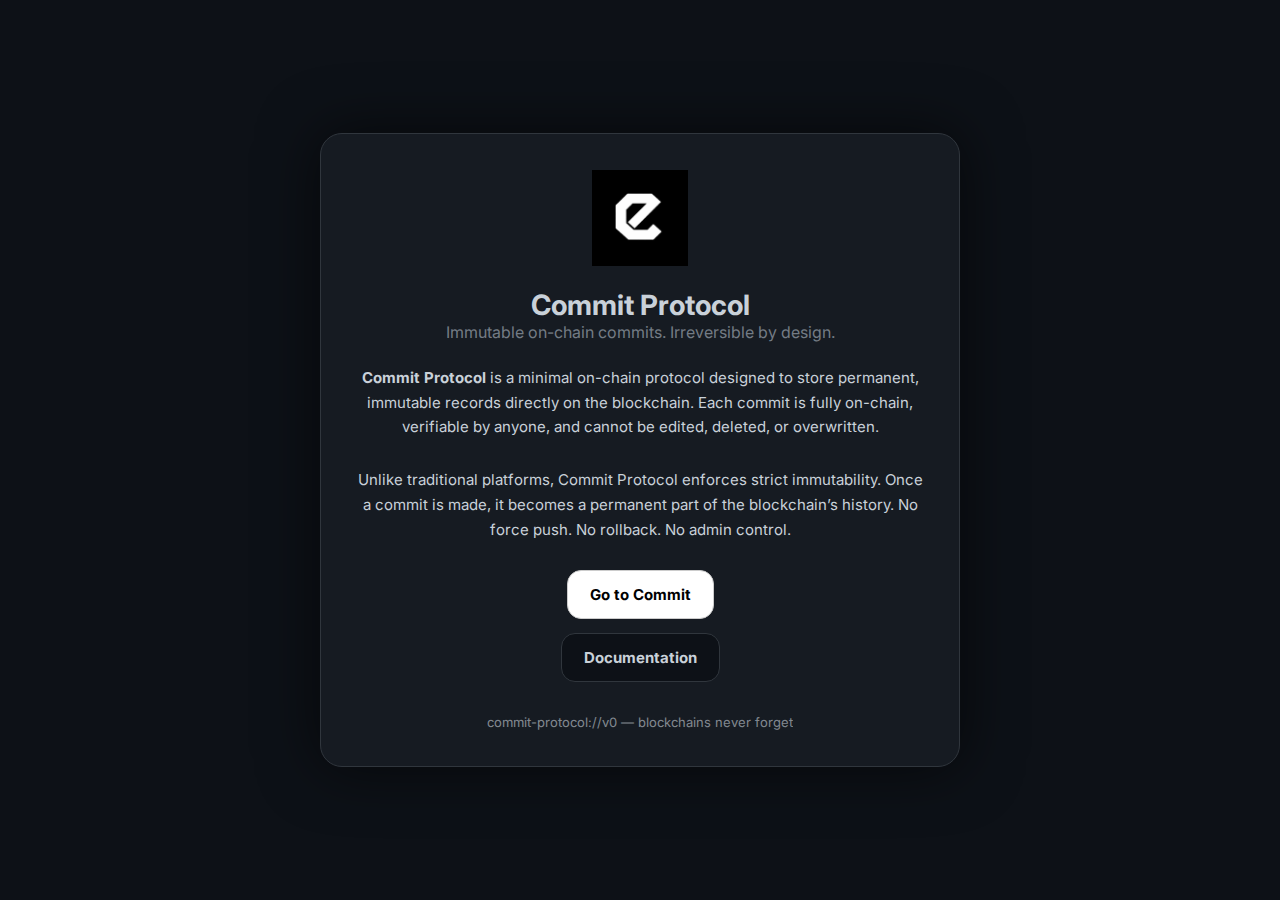
<file: index.html>
<!DOCTYPE html>
<html lang="en">
<head>
<meta charset="UTF-8">

<title>Commit Protocol - Immutable On-Chain Commits</title>
<meta name="description" content="Commit Protocol is an immutable on-chain protocol for permanent records. Create irreversible commits stored fully on-chain, verifiable forever.">
<meta name="keywords" content="Commit Protocol, on-chain commits, immutable protocol, NFT commits, blockchain records, Base blockchain, Web3 protocol">
<meta name="author" content="Commit Protocol">
<link rel="canonical" href="https://commit-protocol.xyz/">

<meta name="viewport" content="width=device-width, initial-scale=1.0">

<meta property="og:type" content="website">
<meta property="og:title" content="Commit Protocol — Immutable On-Chain Commits">
<meta property="og:description" content="Create irreversible on-chain commits. Fully immutable, verifiable, and permanently stored on the blockchain.">
<meta property="og:url" content="https://commit-protocol.xyz/">
<meta property="og:image" content="https://commit-protocol.xyz/og.png">
<meta property="og:site_name" content="Commit Protocol">

<meta name="twitter:card" content="summary_large_image">
<meta name="twitter:title" content="Commit Protocol — Immutable On-Chain Commits">
<meta name="twitter:description" content="Permanent on-chain records. No edits. No deletes. No force push.">
<meta name="twitter:image" content="https://commit-protocol.xyz/og.png">

<link href="https://fonts.googleapis.com/css2?family=Inter:wght@400;600;700&display=swap" rel="stylesheet">

<style>
* { box-sizing: border-box; }

body {
  margin:0;
  min-height:100vh;
  font-family:'Inter', system-ui;
  background:#0d1117;
  color:#c9d1d9;
  display:flex;
  align-items:center;
  justify-content:center;
  padding:24px;
}

main {
  width:100%;
  display:flex;
  justify-content:center;
}

.card {
  width:100%;
  max-width:640px;
  background:#161b22;
  border-radius:22px;
  padding:36px;
  border:1px solid #30363d;
  box-shadow:0 0 60px rgba(0,0,0,.6);
  text-align:center;
}

.logo {
  width:96px;
  margin-bottom:18px;
}

h1 {
  margin:0;
  font-size:28px;
}

.subtitle {
  font-size:16px;
  opacity:.8;
  margin-bottom:24px;
  color:#8b949e;
}

section {
  margin-bottom:28px;
}

p {
  font-size:15px;
  line-height:1.65;
  color:#c9d1d9;
}

.buttons {
  display:flex;
  flex-direction:column;
  gap:14px;
  justify-content:center;
  align-items:center;
}

a.button-link {
  display:inline-flex;
  justify-content:center;
  align-items:center;
  padding:14px 22px;
  border-radius:14px;
  border:1px solid #ccc;
  background:#ffffff;
  color:#000;
  font-weight:700;
  cursor:pointer;
  font-size:15px;
  text-decoration:none;
}

a.button-link.secondary {
  background:#0d1117;
  color:#c9d1d9;
  border:1px solid #30363d;
}

a.button-link:focus,
a.button-link:focus-visible {
  outline:none;
}

footer {
  margin-top:32px;
  font-size:13px;
  opacity:.6;
}
</style>
</head>

<body>

<main>
  <article class="card">

    <header>
      <img src="logo.png" class="logo" alt="Commit Protocol Logo">
      <h1>Commit Protocol</h1>
      <div class="subtitle">Immutable on-chain commits. Irreversible by design.</div>
    </header>

    <section>
      <p>
        <strong>Commit Protocol</strong> is a minimal on-chain protocol designed to
        store permanent, immutable records directly on the blockchain.
        Each commit is fully on-chain, verifiable by anyone, and cannot be edited,
        deleted, or overwritten.
      </p>
    </section>

    <section>
      <p>
        Unlike traditional platforms, Commit Protocol enforces strict immutability.
        Once a commit is made, it becomes a permanent part of the blockchain’s history.
        No force push. No rollback. No admin control.
      </p>
    </section>

    <nav class="buttons" aria-label="Navigation buttons">
      <a href="commit.html" class="button-link">Go to Commit</a>
      <a href="docs.html" class="button-link secondary">Documentation</a>
    </nav>

    <footer>
      commit-protocol://v0 — blockchains never forget
    </footer>

  </article>
</main>

</body>
</html>
</file>
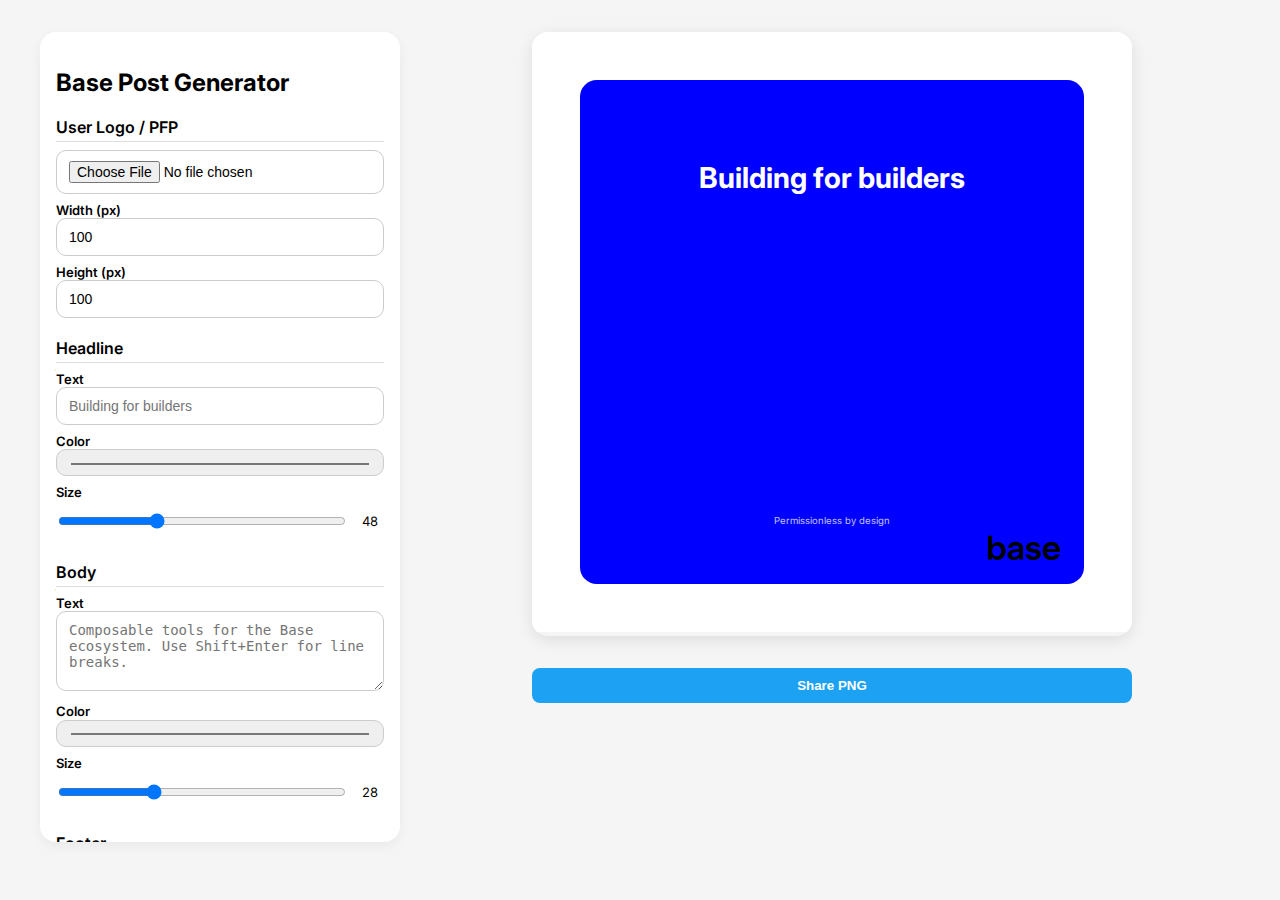
<file: basepostbuilder.html>
<!DOCTYPE html>
<html lang="en">
<head>
<meta charset="UTF-8">
<title>Base Post Generator - Pixel Perfect</title>
<meta name="viewport" content="width=device-width, initial-scale=1.0">

<link href="https://fonts.googleapis.com/css2?family=Inter:wght@400;600;700&family=IBM+Plex+Sans:wght@400;600&family=Space+Grotesk:wght@400;600&family=DM+Sans:wght@400;600&display=swap" rel="stylesheet">

<style>
* { box-sizing: border-box; }

body {
  margin: 0;
  font-family: Inter, system-ui, sans-serif;
  background: #f5f5f5;
  padding: 32px;
  display: flex;
  justify-content: center;
}

main {
  display: flex;
  gap: 24px;
  flex-wrap: wrap;
  width: 100%;
  max-width: 1200px;
}

.panel {
  flex: 0 0 360px;
  background: #fff;
  border-radius: 16px;
  padding: 16px;
  box-shadow: 0 4px 12px rgba(0,0,0,0.05);
  max-height: 90vh;
  overflow-y: auto;
}

.section { margin-bottom: 20px; }
.section h3 {
  margin-top: 0;
  font-size: 16px;
  font-weight: 600;
  border-bottom: 1px solid #ddd;
  padding-bottom: 4px;
  margin-bottom: 8px;
}

label { font-size: 13px; font-weight: 600; display: block; margin-top: 8px; }

input, textarea, select { width: 100%; padding: 10px 12px; border-radius: 10px; border: 1px solid #ccc; font-size: 14px; }
textarea { min-height: 80px; }

.selector { display: grid; grid-template-columns: repeat(3, 1fr); gap: 8px; margin-top: 8px; }
.selector img {
  width: 100%;
  border-radius: 8px;
  border: 2px solid transparent;
  cursor: pointer;
  transition: all 0.2s;
}
.selector img:hover { transform: scale(1.05); }
.selector img.selected { border-color: #1da1f2; box-shadow: 0 0 8px rgba(29,161,242,0.5); }

.preview-wrapper {
  flex: 1 1 600px;
  display: flex;
  flex-direction: column;
  align-items: center;
}

.card { width: 100%; max-width: 600px; height: auto; margin-bottom: 16px; border-radius: 16px; overflow: hidden; box-shadow: 0 4px 16px rgba(0,0,0,0.1); }

button {
  padding: 10px 16px;
  background: #1da1f2;
  color: #fff;
  border: none;
  border-radius: 8px;
  cursor: pointer;
  font-weight: 600;
  width: 100%;
  margin-top: 8px;
  transition: 0.2s;
}
button:hover { opacity: 0.9; }

.slider-wrapper { display: flex; align-items: center; gap: 8px; }
.slider-wrapper span { width: 32px; text-align: center; font-size: 13px; }
</style>
</head>

<body>
<main>

<!-- PAINEL -->
<section class="panel">
  <h2>Base Post Generator</h2>

  <div class="section">
    <h3>User Logo / PFP</h3>
    <input type="file" id="userLogoInput" accept="image/*">
    <label>Width (px)</label>
    <input type="number" id="userLogoWidth" value="100" min="20" max="300">
    <label>Height (px)</label>
    <input type="number" id="userLogoHeight" value="100" min="20" max="300">
  </div>

  <div class="section">
    <h3>Headline</h3>
    <label>Text</label>
    <input id="headline" placeholder="Building for builders">
    <label>Color</label>
    <input type="color" id="headlineColor" value="#ffffff">
    <label>Size</label>
    <div class="slider-wrapper">
      <input type="range" id="headlineSize" min="24" max="100" value="48">
      <span id="headlineSizeValue">48</span>
    </div>
  </div>

  <div class="section">
    <h3>Body</h3>
    <label>Text</label>
    <textarea id="body" placeholder="Composable tools for the Base ecosystem. Use Shift+Enter for line breaks."></textarea>
    <label>Color</label>
    <input type="color" id="bodyColor" value="#ffffff">
    <label>Size</label>
    <div class="slider-wrapper">
      <input type="range" id="bodySize" min="14" max="60" value="28">
      <span id="bodySizeValue">28</span>
    </div>
  </div>

  <div class="section">
    <h3>Footer</h3>
    <input id="footer" placeholder="Permissionless by design">
    <label>Color</label>
    <input type="color" id="footerColor" value="#ffffff">
    <label>Size</label>
    <div class="slider-wrapper">
      <input type="range" id="footerSize" min="10" max="40" value="16">
      <span id="footerSizeValue">16</span>
    </div>
  </div>

  <div class="section">
    <h3>Fonts</h3>
    <label>Headline Font</label>
    <select id="headlineFont">
      <option value="Inter">Inter</option>
      <option value="'IBM Plex Sans'">IBM Plex Sans</option>
      <option value="'Space Grotesk'">Space Grotesk</option>
      <option value="'DM Sans'">DM Sans</option>
      <option value="system-ui">System UI</option>
    </select>
    <label>Body Font</label>
    <select id="bodyFont">
      <option value="Inter">Inter</option>
      <option value="'IBM Plex Sans'">IBM Plex Sans</option>
      <option value="'Space Grotesk'">Space Grotesk</option>
      <option value="'DM Sans'">DM Sans</option>
      <option value="system-ui">System UI</option>
    </select>
  </div>

  <div class="section">
    <h3>Template</h3>
    <div class="selector" id="templateSelector"></div>
  </div>

  <div class="section">
    <h3>Logo</h3>
    <div class="selector" id="logoSelector"></div>
    <label>Logo Position</label>
    <select id="logoPosition">
      <option value="bottom-right">Bottom Right</option>
      <option value="bottom-left">Bottom Left</option>
      <option value="bottom-center">Bottom Center</option>
    </select>
  </div>
</section>

<!-- PREVIEW -->
<section class="preview-wrapper">
  <div class="card">
    <svg id="svgCard" viewBox="0 0 1000 1000" preserveAspectRatio="xMidYMid slice">
      <rect x="0" y="0" width="1000" height="1000" fill="#fff"/>
      <image id="svgTemplate" href="assets/templates/blue.svg" x="0" y="0" width="1000" height="1000"/>
      <image id="svgUserLogo" x="450" y="100" width="100" height="100" href="" />
      <text id="svgHeadline" x="500" y="260" text-anchor="middle" font-size="48" font-weight="700" fill="#fff" font-family="Inter">Building for builders</text>
      <text id="svgBody" x="500" y="330" text-anchor="middle" font-size="28" fill="#fff" font-family="Inter, system-ui"></text>
      <text id="svgFooter" x="500" y="820" text-anchor="middle" font-size="16" fill="#fff" opacity="0.75" font-family="Inter">Permissionless by design</text>
      <image id="svgLogo" x="720" y="780" width="160" height="160"/>
    </svg>
  </div>

  <button id="sharePNG" style="max-width:600px; margin-top:16px;">Share PNG</button>
</section>

<script>
// CONFIG
const templates = [
  "assets/templates/blue.svg",
  "assets/templates/black.svg",
  "assets/templates/blackandblue.svg",
  "assets/templates/blackandwhite.svg"
];
const templateTextColors = {
  "assets/templates/blue.svg":"#ffffff",
  "assets/templates/black.svg":"#ffffff",
  "assets/templates/blackandblue.svg":"#ffffff",
  "assets/templates/blackandwhite.svg":"#000000"
};
const logos = [
  "assets/logos/Base_blue.svg",
  "assets/logos/Base_black.svg",
  "assets/logos/Base_white.svg",
  "assets/logos/Base_blue2.svg",
  "assets/logos/Base_black2.svg",
  "assets/logos/Base_white2.svg",
];
const logoPositions = {
  "bottom-right": { x: 720, y: 780 },
  "bottom-left": { x: 120, y: 780 },
  "bottom-center": { x: 420, y: 780 },
};

// ELEMENTS
const svgHeadline = document.getElementById("svgHeadline");
const svgBody = document.getElementById("svgBody");
const svgFooter = document.getElementById("svgFooter");
const svgLogo = document.getElementById("svgLogo");
const svgTemplate = document.getElementById("svgTemplate");
const svgCard = document.getElementById("svgCard");
const userLogoInput = document.getElementById("userLogoInput");
const svgUserLogo = document.getElementById("svgUserLogo");
const userLogoWidth = document.getElementById("userLogoWidth");
const userLogoHeight = document.getElementById("userLogoHeight");

// UPLOAD USER LOGO
userLogoInput.onchange = e => {
  const file = e.target.files[0];
  if(!file) return;
  const reader = new FileReader();
  reader.onload = () => {
    svgUserLogo.setAttribute("href", reader.result);
    svgUserLogo.setAttribute("x", 500 - parseFloat(svgUserLogo.getAttribute("width"))/2);
  };
  reader.readAsDataURL(file);
};
userLogoWidth.oninput = e => {
  svgUserLogo.setAttribute("width", e.target.value);
  svgUserLogo.setAttribute("x", 500 - parseFloat(svgUserLogo.getAttribute("width"))/2);
};
userLogoHeight.oninput = e => svgUserLogo.setAttribute("height", e.target.value);

// INIT TEMPLATES
const templateSelector = document.getElementById("templateSelector");
templates.forEach((src,i)=>{
  const img = document.createElement("img");
  img.src = src;
  img.onclick = ()=>{
    svgTemplate.setAttribute("href", src);
    selectItem(templateSelector, img);
    applyTemplateTextColor(src);
  };
  if(i===0) img.classList.add("selected");
  templateSelector.appendChild(img);
});

// INIT LOGOS
const logoSelector = document.getElementById("logoSelector");
logos.forEach((src,i)=>{
  const img=document.createElement("img");
  img.src=src;
  img.onclick=()=>{
    svgLogo.setAttribute("href",src);
    selectItem(logoSelector,img);
  };
  if(i===0){svgLogo.setAttribute("href",src); img.classList.add("selected");}
  logoSelector.appendChild(img);
});

// LOGO POSITION
const logoPositionSelect = document.getElementById("logoPosition");
logoPositionSelect.onchange = e=>{
  const p = logoPositions[e.target.value];
  svgLogo.setAttribute("x", p.x);
  svgLogo.setAttribute("y", p.y);
};
logoPositionSelect.value="bottom-right";
svgLogo.setAttribute("x", 720);
svgLogo.setAttribute("y", 780);

// AUX FUNCTIONS
function selectItem(container, el){
  [...container.children].forEach(i=>i.classList.remove("selected"));
  el.classList.add("selected");
}
function applyTemplateTextColor(templateSrc){
  const color = templateTextColors[templateSrc] || "#ffffff";
  svgHeadline.setAttribute("fill", color);
  svgFooter.setAttribute("fill", color);
  [...svgBody.querySelectorAll("tspan")].forEach(tspan=>tspan.setAttribute("fill",color));
  document.getElementById("headlineColor").value = color;
  document.getElementById("bodyColor").value = color;
  document.getElementById("footerColor").value = color;
}

// INPUTS
document.getElementById("headline").oninput = e => svgHeadline.textContent = e.target.value;
document.getElementById("body").oninput = e=>{
  const lines = e.target.value.split("\n");
  svgBody.innerHTML = "";
  const color = document.getElementById("bodyColor").value;
  const fontSize = parseInt(document.getElementById("bodySize").value);
  const fontFamily = document.getElementById("bodyFont").value;
  lines.forEach((line,i)=>{
    const tspan = document.createElementNS("http://www.w3.org/2000/svg","tspan");
    tspan.setAttribute("x","500");
    tspan.setAttribute("dy", i===0?"0":fontSize*1);
    tspan.setAttribute("fill", color);
    tspan.setAttribute("font-size", fontSize);
    tspan.setAttribute("font-family", fontFamily);
    tspan.textContent = line;
    svgBody.appendChild(tspan);
  });
};
document.getElementById("footer").oninput = e=> svgFooter.textContent = e.target.value;
document.getElementById("headlineFont").onchange = e => svgHeadline.setAttribute("font-family", e.target.value);
document.getElementById("bodyFont").onchange = e => [...svgBody.querySelectorAll("tspan")].forEach(tspan=>tspan.setAttribute("font-family", e.target.value));
document.getElementById("headlineColor").oninput = e => svgHeadline.setAttribute("fill", e.target.value);
document.getElementById("bodyColor").oninput = e => [...svgBody.querySelectorAll("tspan")].forEach(tspan=>tspan.setAttribute("fill", e.target.value));
document.getElementById("footerColor").oninput = e => svgFooter.setAttribute("fill", e.target.value);
document.getElementById("headlineSize").oninput = e => { svgHeadline.setAttribute("font-size", e.target.value); document.getElementById("headlineSizeValue").textContent = e.target.value; };
document.getElementById("bodySize").oninput = e => { [...svgBody.querySelectorAll("tspan")].forEach(tspan=>tspan.setAttribute("font-size", e.target.value)); document.getElementById("bodySizeValue").textContent = e.target.value; };
document.getElementById("footerSize").oninput = e => { svgFooter.setAttribute("font-size", e.target.value); document.getElementById("footerSizeValue").textContent = e.target.value; };

async function inlineSvgImages(svg) {
  const images = svg.querySelectorAll("image");

  for (const img of images) {
    const href = img.getAttribute("href") || img.getAttributeNS("http://www.w3.org/1999/xlink", "href");
    if (!href || href.startsWith("data:")) continue;

    const res = await fetch(href);
    const blob = await res.blob();

    const reader = new FileReader();
    const dataUrl = await new Promise(resolve => {
      reader.onload = () => resolve(reader.result);
      reader.readAsDataURL(blob);
    });

    img.setAttribute("href", dataUrl);
  }
}
  
// SHARE PNG
document.getElementById("sharePNG").onclick = async () => {
  try {
    // 1. Inline imagens (templates + logos)
    await inlineSvgImages(svgCard);

    // 2. Serializa SVG
    const serializer = new XMLSerializer();
    const svgStr = serializer.serializeToString(svgCard);

    // 3. Cria imagem a partir do SVG
    const svgBlob = new Blob([svgStr], {
      type: "image/svg+xml;charset=utf-8"
    });
    const url = URL.createObjectURL(svgBlob);

    const img = new Image();
    img.crossOrigin = "anonymous";

    img.onload = () => {
      // 4. Canvas
      const canvas = document.createElement("canvas");
      canvas.width = 1000;
      canvas.height = 1000;

      const ctx = canvas.getContext("2d");

      // fundo branco (mantém o template visível)
      ctx.fillStyle = "#ffffff";
      ctx.fillRect(0, 0, canvas.width, canvas.height);

      ctx.drawImage(img, 0, 0);

      URL.revokeObjectURL(url);

      // 5. Abre nova aba com PNG
      const pngUrl = canvas.toDataURL("image/png");

      const win = window.open();
      if (!win) {
        alert("Popup bloqueado pelo navegador");
        return;
      }

      win.document.write(`
        <html>
          <head><title>Export PNG</title></head>
          <body style="margin:0; background:#f5f5f5; text-align:center;">
            <p style="font-family:sans-serif; padding:16px;">
              Clique com o botão direito e escolha <b>Salvar imagem como…</b>
            </p>
            <img src="${pngUrl}" style="max-width:95%; height:auto;" />
          </body>
        </html>
      `);
    };

    img.onerror = e => {
      console.error("Erro ao carregar SVG", e);
      alert("Erro ao gerar PNG");
    };

    img.src = url;
  } catch (err) {
    console.error("Erro ao gerar PNG:", err);
    alert("Erro ao gerar PNG — veja o console");
  }
};

// DRAG USER LOGO
let isDragging=false, offsetY=0;
svgUserLogo.addEventListener("mousedown", e=>{
  isDragging=true;
  offsetY = e.clientY - parseFloat(svgUserLogo.getAttribute("y"));
  svgUserLogo.style.cursor = "grabbing";
});
window.addEventListener("mousemove", e=>{
  if(!isDragging) return;
  let newY = e.clientY - offsetY;
  if(newY<0) newY=0;
  if(newY>900)newY=900;
  svgUserLogo.setAttribute("y", newY);
  svgUserLogo.setAttribute("x", 500 - parseFloat(svgUserLogo.getAttribute("width"))/2);
});
window.addEventListener("mouseup", ()=>{ isDragging=false; svgUserLogo.style.cursor="grab"; });
</script>
</body>
</html>
</file>
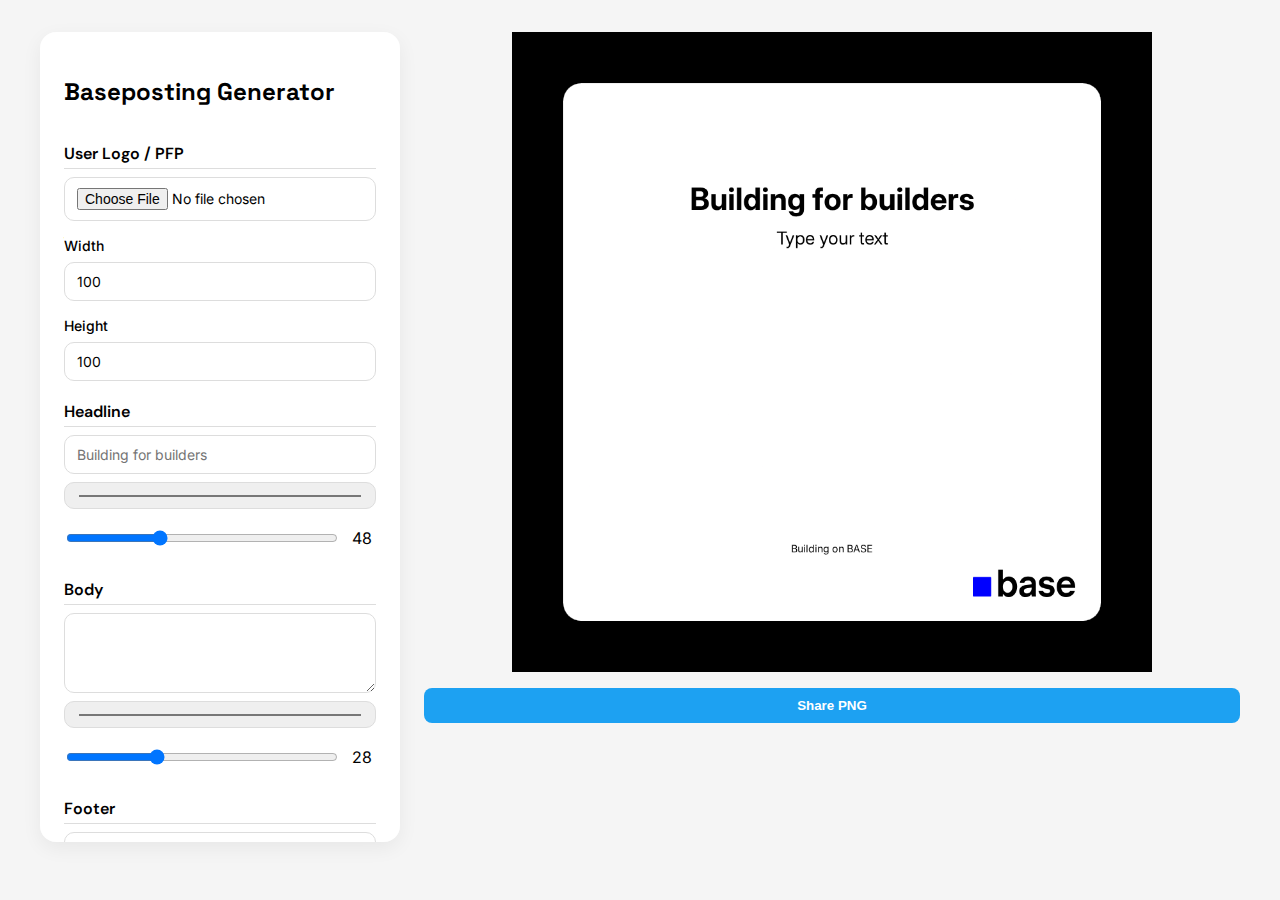
<file: basepostinggenerator.html>
<!DOCTYPE html>
<html lang="en">
<head>
<meta charset="UTF-8">
<title>Baseposting Generator - by Commit Protocol</title>
<meta name="viewport" content="width=device-width, initial-scale=1.0">

<link href="https://fonts.googleapis.com/css2?family=Inter:wght@400;500;600;700&family=IBM+Plex+Sans:wght@400;600&family=Space+Grotesk:wght@400;600&family=DM+Sans:wght@400;500;600&display=swap" rel="stylesheet">

<style>
*{box-sizing:border-box}
body{
  margin:0;
  background:#f5f5f5;
  padding:32px;
  display:flex;
  justify-content:center;
  font-family:'Inter', sans-serif;
}
main{
  display:flex;
  gap:24px;
  flex-wrap:wrap;
  width:100%;
  max-width:1200px;
}
.panel{
  flex:0 0 360px;
  background:#fff;
  border-radius:16px;
  padding:24px;
  box-shadow:0 6px 20px rgba(0,0,0,.06);
  max-height:90vh;
  overflow-y:auto;
  display:flex;
  flex-direction:column;
  gap:20px;
}
.panel h2 {
  font-family: 'Space Grotesk', sans-serif;
  font-weight: 700;
  font-size: 24px;
  margin-bottom: 16px;
}
.section{
  display:flex;
  flex-direction:column;
  gap:8px;
}
.section h3{
  margin:0;
  font-size:16px;
  font-weight:600;
  font-family:'DM Sans', sans-serif;
  border-bottom:1px solid #ddd;
  padding-bottom:4px;
}
label{font-size:14px;font-weight:500;margin-top:8px;display:block;font-family:'Inter',sans-serif}
input,textarea,select{
  width:100%;
  padding:10px 12px;
  border-radius:10px;
  border:1px solid #ddd;
  font-size:14px;
  font-family:'Inter', sans-serif;
  transition:border-color 0.2s;
}
input:focus, textarea:focus, select:focus{
  border-color:#1da1f2;
  outline:none;
}
textarea{min-height:80px}
.selector{
  display:grid;
  grid-template-columns:repeat(3,1fr);
  gap:8px;
  margin-top:8px;
}
.selector img{
  width:100%;
  border-radius:8px;
  border:2px solid transparent;
  cursor:pointer;
  transition:all 0.2s ease;
}
.selector img.selected{
  border-color:#1da1f2;
  box-shadow:0 0 10px rgba(29,161,242,.4);
}
.preview-wrapper {
  width: 100%;
  max-width: 640px;
  aspect-ratio: 1 / 1;
  margin: 0 auto;
}

#previewCanvas {
  width: 100%;
  height: 100%;
  display: block;
}

@media (max-width: 768px) {
  .preview-wrapper {
    max-width: 90vw;
  }
}

.card{
  width:100%;
  max-width:600px;
  border-radius:16px;
  overflow:hidden;
  box-shadow:0 4px 16px rgba(0,0,0,.1);
}
button{
  margin-top:16px;
  width:100%;
  padding:10px 16px;
  background:#1da1f2;
  color:#fff;
  border:none;
  border-radius:8px;
  font-weight:600;
  cursor:pointer;
}
.slider-wrapper{display:flex;gap:8px;align-items:center}
.slider-wrapper span{width:32px;text-align:center}

#canvas{
  width:100%;
  height:auto;
  display:block;
}

.preview-area {
  flex: 1;
  display: flex;
  flex-direction: column;
  align-items: center;
}

@media (max-width: 900px) {
  main {
    flex-direction: column;
    align-items: center;
  }

  .panel {
    width: 100%;
    max-width: 420px;
  }

  .preview-area {
    width: 100%;
    order: -1;
  }
}
</style>
</head>

<body>
<main>

<section class="panel">
  <h2>Baseposting Generator</h2>

  <div class="section">
    <h3>User Logo / PFP</h3>
    <input type="file" id="userLogoInput" accept="image/*">
    <label>Width</label>
    <input type="number" id="userLogoWidth" value="100">
    <label>Height</label>
    <input type="number" id="userLogoHeight" value="100">
  </div>

  <div class="section">
    <h3>Headline</h3>
    <input id="headline" placeholder="Building for builders">
    <input type="color" id="headlineColor" value="#ffffff">
    <div class="slider-wrapper">
      <input type="range" id="headlineSize" min="24" max="100" value="48">
      <span id="headlineSizeValue">48</span>
    </div>
  </div>

  <div class="section">
    <h3>Body</h3>
    <textarea id="body"></textarea>
    <input type="color" id="bodyColor" value="#ffffff">
    <div class="slider-wrapper">
      <input type="range" id="bodySize" min="14" max="60" value="28">
      <span id="bodySizeValue">28</span>
    </div>
  </div>

  <div class="section">
    <h3>Footer</h3>
    <input id="footer" placeholder="Building on BASE">
    <input type="color" id="footerColor" value="#ffffff">
    <div class="slider-wrapper">
      <input type="range" id="footerSize" min="10" max="40" value="16">
      <span id="footerSizeValue">16</span>
    </div>
  </div>

  <div class="section">
    <h3>Fonts</h3>
    <label>Headline Font</label>
    <select id="headlineFont">
      <option value="Inter">Inter</option>
      <option value="'IBM Plex Sans'">IBM Plex Sans</option>
      <option value="'Space Grotesk'">Space Grotesk</option>
      <option value="'DM Sans'">DM Sans</option>
      <option value="system-ui">System UI</option>
    </select>

    <label>Body Font</label>
    <select id="bodyFont">
      <option value="Inter">Inter</option>
      <option value="'IBM Plex Sans'">IBM Plex Sans</option>
      <option value="'Space Grotesk'">Space Grotesk</option>
      <option value="'DM Sans'">DM Sans</option>
      <option value="system-ui">System UI</option>
    </select>
  </div>

  <div class="section">
    <h3>Template</h3>
    <div class="selector" id="templateSelector"></div>
  </div>

  <div class="section">
    <h3>Logo</h3>
    <div class="selector" id="logoSelector"></div>
    <select id="logoPosition">
      <option value="br">Bottom Right</option>
      <option value="bl">Bottom Left</option>
      <option value="bc">Bottom Center</option>
    </select>
  </div>
</section>

<section class="preview-area">
  <div class="preview-wrapper">
    <canvas id="previewCanvas" width="1000" height="1000"></canvas>
  </div>
  <button id="sharePNG">Share PNG</button>
</section>
<script>
const canvas=document.getElementById("previewCanvas");
const ctx=canvas.getContext("2d");

const state={
  template:null,
  logo:null,
  userLogo:null,
  userLogoX:450,
  userLogoY:100,
  userLogoW:100,
  userLogoH:100,
  headline:"Building for builders",
  body:"Type your text",
  footer:"Building on BASE",
  headlineSize:48,
  bodySize:28,
  footerSize:16,
  headlineColor:"#fff",
  bodyColor:"#fff",
  footerColor:"#fff",
  headlineFont:"Inter",
  bodyFont:"Inter",
  logoPos:{x:720,y:840},
  userChangedColor: false
};

const templates=[
 "assets/templates/blackandwhite.png",
 "assets/templates/blackandblue.png",
 "assets/templates/black.png",
 "assets/templates/blue.png"
];

const templateTextColors={
"assets/templates/blackandwhite.png":"#000000",
"assets/templates/blackandblue.png":"#ffffff",
"assets/templates/black.png":"#ffffff",
"assets/templates/blue.png":"#ffffff"
};

const logos=[
  "assets/logos/Base_blue.svg",
  "assets/logos/Base_black.svg",
  "assets/logos/Base_white.svg",
  "assets/logos/Base_blue2.svg",
  "assets/logos/Base_black2.svg",
  "assets/logos/Base_white2.svg"
];

const logoPositions = {
  br: { x: 720, y: 840 },
  bl: { x: 120, y: 840 },
  bc: { x: 420, y: 840 }
};

const images = {};

function load(src) {
  return new Promise(resolve => {
    const img = new Image();
    img.onload = () => {
      images[src] = img;
      resolve();
    };
    img.src = src;
  });
}

async function draw(){
  ctx.clearRect(0,0,1000,1000);
  ctx.textBaseline = "top";

  if(state.template) ctx.drawImage(images[state.template],0,0,1000,1000);

  if(state.userLogo) ctx.drawImage(state.userLogo,state.userLogoX,state.userLogoY,state.userLogoW,state.userLogoH);

  ctx.textAlign="center";
  ctx.fillStyle=state.headlineColor;
  ctx.font=`700 ${state.headlineSize}px ${state.headlineFont}`;
  ctx.fillText(state.headline,500,240);

  ctx.fillStyle=state.bodyColor;
  ctx.font=`${state.bodySize}px ${state.bodyFont}`;
  state.body.split("\n").forEach((l,i)=>ctx.fillText(l,500,310+i*state.bodySize*1.2));

  ctx.fillStyle=state.footerColor;
  ctx.font=`${state.footerSize}px ${state.bodyFont}`;
  ctx.fillText(state.footer,500,800);

  if (state.logo && images[state.logo]) {
    const img = images[state.logo];
    
    ctx.drawImage(
        img,
        state.logoPos.x,
        state.logoPos.y,
        160,
        43
    );
  }
}

function buildSelector(list, el, key) {
  list.forEach((src, i) => {
    load(src);

    const img = document.createElement("img");
    img.src = src;

    img.onclick = () => {
      state[key] = src;

      if (key === "template") state.userChangedColor = false;

      if (key === "template" && templateTextColors[src] && !state.userChangedColor) {
        state.headlineColor = templateTextColors[src];
        state.bodyColor = templateTextColors[src];
        state.footerColor = templateTextColors[src];
      }

      [...el.children].forEach(c => c.classList.remove("selected"));
      img.classList.add("selected");
      draw();
    };

    if (i === 0) {
      state[key] = src;
      img.classList.add("selected");

      if (key === "template" && templateTextColors[src] && !state.userChangedColor) {
        state.headlineColor = templateTextColors[src];
        state.bodyColor = templateTextColors[src];
        state.footerColor = templateTextColors[src];
      }
    }

    el.appendChild(img);
  });
}

buildSelector(templates,document.getElementById("templateSelector"),"template");
buildSelector(logos,document.getElementById("logoSelector"),"logo");
state.template = templates[0];
state.logo = logos[0];

Promise.all([
  ...templates.map(load),
  ...logos.map(load)
]).then(() => {
    document.fonts.ready.then(() => { draw(); });
});

headlineSize.addEventListener("input", e => {
  const val = Number(e.target.value);
  state.headlineSize = val;
  headlineSizeValue.textContent = val;
  e.target.value = val;
  draw();
});
bodySize.addEventListener("input", e => {
  const val = Number(e.target.value);
  state.bodySize = val;
  bodySizeValue.textContent = val;
  e.target.value = val;
  draw();
});
footerSize.addEventListener("input", e => {
  const val = Number(e.target.value);
  state.footerSize = val;
  footerSizeValue.textContent = val;
  e.target.value = val;
  draw();
});
headlineColor.oninput = e => { state.headlineColor = e.target.value; state.userChangedColor = true; draw(); };
bodyColor.oninput = e => { state.bodyColor = e.target.value; state.userChangedColor = true; draw(); };
footerColor.oninput = e => { state.footerColor = e.target.value; state.userChangedColor = true; draw(); };

headline.oninput = e => { state.headline = e.target.value; draw(); };
body.oninput = e => { state.body = e.target.value; draw(); };
footer.oninput = e => { state.footer = e.target.value; draw(); };
headlineFont.onchange=e=>{state.headlineFont=e.target.value;draw()};
bodyFont.onchange=e=>{state.bodyFont=e.target.value;draw()};

userLogoInput.onchange=e=>{
  const r=new FileReader();
  r.onload=()=>{const i=new Image();i.onload=()=>{state.userLogo=i;draw()};i.src=r.result};
  r.readAsDataURL(e.target.files[0]);
};

userLogoWidth.oninput = e => { state.userLogoW = Number(e.target.value); draw(); };
userLogoHeight.oninput = e => { state.userLogoH = Number(e.target.value); draw(); };

logoPosition.onchange = e => { state.logoPos = logoPositions[e.target.value]; draw(); };

let drag=false,offY=0;
canvas.onmousedown=e=>{
  if(!state.userLogo)return;
  drag=true;
  offY=e.offsetY-state.userLogoY;
};
window.onmousemove = e => {
  if(!drag) return;
  const rect = canvas.getBoundingClientRect();
  state.userLogoY = Math.max(0, Math.min(900, e.clientY - rect.top - offY));
  draw();
};
window.onmouseup=()=>drag=false;

sharePNG.onclick=()=>{
  const url = canvas.toDataURL("image/png");
  const win = window.open();
  win.document.write(`<p>Long press or right click the image to save.</p><img src="${url}" style="max-width:100%">`);
};

</script>
</body>
</html>
</file>
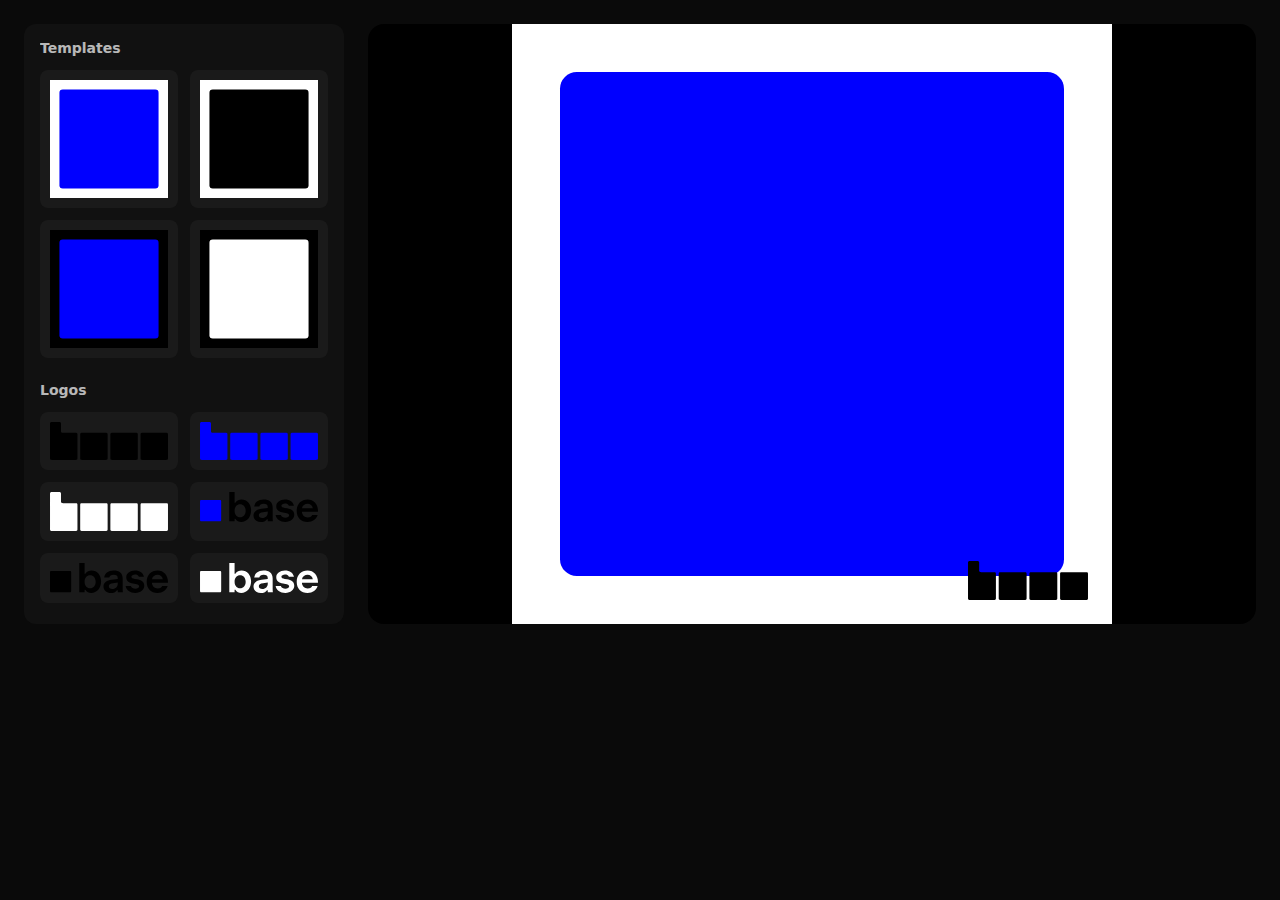
<file: basepoststudio.html>
<!DOCTYPE html>
<html lang="en">
<head>
<meta charset="UTF-8" />
<meta name="viewport" content="width=device-width, initial-scale=1.0" />
<title>Base Post Builder</title>

<style>
  body {
    font-family: Inter, system-ui, sans-serif;
    background: #0a0a0a;
    color: #fff;
    margin: 0;
    padding: 24px;
  }

  .app {
    display: grid;
    grid-template-columns: 320px 1fr;
    gap: 24px;
  }

  .panel {
    background: #111;
    border-radius: 12px;
    padding: 16px;
  }

  .panel h3 {
    margin-top: 0;
    font-size: 14px;
    opacity: 0.7;
  }

  .options {
    display: grid;
    grid-template-columns: repeat(2, 1fr);
    gap: 12px;
  }

  .option {
    background: #1a1a1a;
    border-radius: 8px;
    padding: 8px;
    cursor: pointer;
    border: 2px solid transparent;
  }

  .option.selected {
    border-color: #0404e2;
  }

  .option img {
    width: 100%;
    display: block;
  }

  .preview {
    background: #000;
    border-radius: 16px;
    display: flex;
    align-items: center;
    justify-content: center;
  }

  .canvas {
    width: 600px;
    aspect-ratio: 1 / 1;
    background-size: cover;
    background-position: center;
    position: relative;
  }

  .canvas img.logo {
    position: absolute;
    bottom: 24px;
    right: 24px;
    width: 120px;
  }
</style>
</head>

<body>

<div class="app">

  <!-- LEFT PANEL -->
  <div class="panel">
    <h3>Templates</h3>
    <div class="options" id="templateOptions"></div>

    <h3 style="margin-top:24px">Logos</h3>
    <div class="options" id="logoOptions"></div>
  </div>

  <!-- PREVIEW -->
  <div class="preview">
    <div class="canvas" id="canvas">
      <img id="logoPreview" class="logo" />
    </div>
  </div>

</div>

<script>
  const templates = [
    'assets/templates/blue.svg',
    'assets/templates/black.svg',
    'assets/templates/blackandblue.svg',
    'assets/templates/blackandwhite.svg'
  ];

  const logos = [
    'assets/logos/Base_basemark_black.svg',
    'assets/logos/Base_basemark_blue.svg',
    'assets/logos/Base_basemark_white.svg',
    'assets/logos/Base_lockup_2color.svg',
    'assets/logos/Base_lockup_black.svg',
    'assets/logos/Base_lockup_white.svg'
  ];

  const templateContainer = document.getElementById('templateOptions');
  const logoContainer = document.getElementById('logoOptions');
  const canvas = document.getElementById('canvas');
  const logoPreview = document.getElementById('logoPreview');

  function selectOption(container, el) {
    [...container.children].forEach(c => c.classList.remove('selected'));
    el.classList.add('selected');
  }

  templates.forEach(src => {
    const el = document.createElement('div');
    el.className = 'option';
    el.innerHTML = `<img src="${src}">`;
    el.onclick = () => {
      canvas.style.backgroundImage = `url(${src})`;
      selectOption(templateContainer, el);
    };
    templateContainer.appendChild(el);
  });

  logos.forEach(src => {
    const el = document.createElement('div');
    el.className = 'option';
    el.innerHTML = `<img src="${src}">`;
    el.onclick = () => {
      logoPreview.src = src;
      selectOption(logoContainer, el);
    };
    logoContainer.appendChild(el);
  });

  // defaults
  canvas.style.backgroundImage = `url(${templates[0]})`;
  logoPreview.src = logos[0];
</script>

</body>
</html>
</file>
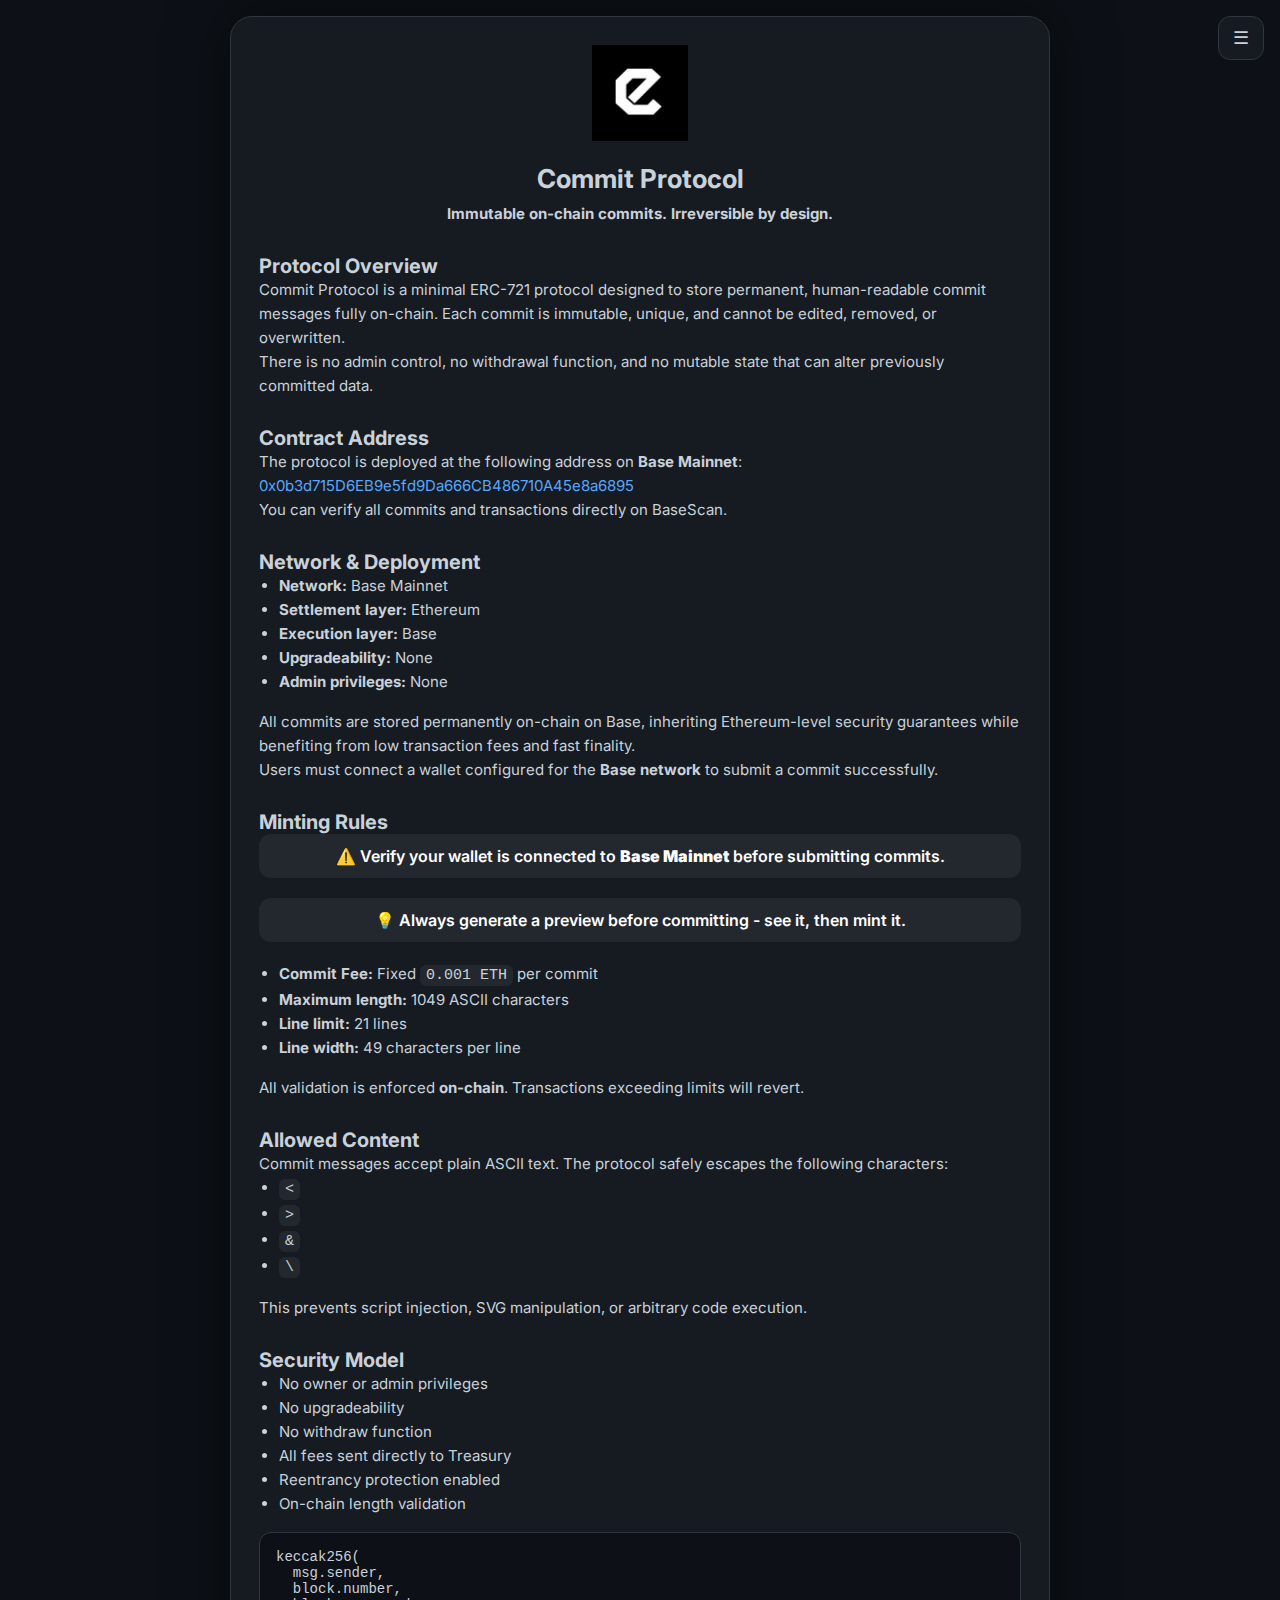
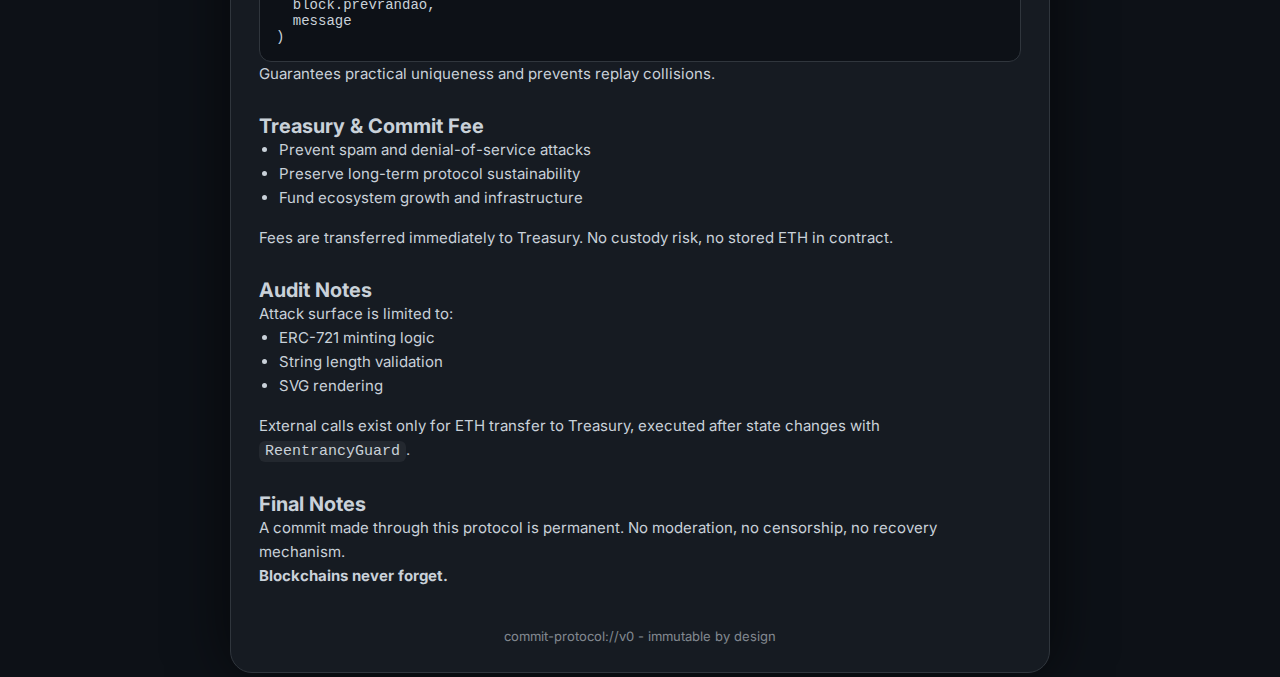
<file: docs.html>
<!DOCTYPE html>
<html lang="en">
<head>
<meta charset="UTF-8">
<title>Commit Protocol - Documentation</title>
<meta name="description" content="Commit Protocol is an immutable on-chain protocol for permanent records. Create irreversible commits stored fully on-chain, verifiable forever.">
<meta name="viewport" content="width=device-width, initial-scale=1.0, maximum-scale=1.0">

<link rel="stylesheet" href="/menu.css">
<link href="https://fonts.googleapis.com/css2?family=Inter:wght@400;600;700&display=swap" rel="stylesheet">

<style>
* { box-sizing: border-box; margin:0; padding:0; }

body {
  font-family:'Inter', system-ui;
  background:#0d1117;
  color:#c9d1d9;
  display:flex;
  justify-content:center;
  padding:16px;
  min-height:100vh;
}

main {
  width:100%;
  display:flex;
  justify-content:center;
}

.card {
  width:100%;
  max-width:820px;
  background:#161b22;
  border-radius:22px;
  padding:28px;
  border:1px solid #30363d;
  box-shadow:0 0 60px rgba(0,0,0,.6);
}

header {
  text-align:center;
  margin-bottom:24px;
}

.logo {
  width:96px;
  margin-bottom:18px;
}

h1 { font-size:26px; margin-bottom:8px; }
h2 { font-size:20px; margin-top:28px; }
h3 { font-size:16px; opacity:.9; margin-top:18px; }
p, li { font-size:15px; line-height:1.6; color:#c9d1d9; }
ul { padding-left:20px; margin-bottom:16px; }

pre {
  background:#0d1117;
  border:1px solid #30363d;
  border-radius:12px;
  padding:16px;
  overflow-x:auto;
  font-family:JetBrains Mono, monospace;
  font-size:14px;
  color:#c9d1d9;
}

code {
  font-family:JetBrains Mono, monospace;
  background:rgba(255,255,255,0.06);
  padding:2px 6px;
  border-radius:6px;
}

a { color:#58a6ff; text-decoration:none; }
a:hover { text-decoration:underline; }

.alert {
  background:rgba(255,255,255,0.06);
  color:#fff;
  padding:12px 16px;
  border-radius:12px;
  margin-bottom:20px;
  font-weight:600;
  text-align:center;
}

.footer {
  margin-top:40px;
  font-size:13px;
  opacity:.6;
  text-align:center;
}

@media (max-width:600px) {
  .card { padding:20px; }
  h1 { font-size:22px; }
  h2 { font-size:18px; }
  pre { font-size:13px; padding:12px; }
  .logo { width:72px; margin-bottom:12px; }
}
</style>
</head>

<body>
<div id="global-menu"></div>
<main>
<article class="card">

<header>
  <img src="logo.png" class="logo" alt="Commit Protocol Logo">
  <h1>Commit Protocol</h1>
  <p><strong>Immutable on-chain commits. Irreversible by design.</strong></p>
</header>

<section>
<h2>Protocol Overview</h2>
<p>
Commit Protocol is a minimal ERC-721 protocol designed to store permanent,
human-readable commit messages fully on-chain.
Each commit is immutable, unique, and cannot be edited, removed, or overwritten.
</p>
<p>
There is no admin control, no withdrawal function, and no mutable state that
can alter previously committed data.
</p>
</section>

<section>
<h2>Contract Address</h2>
<p>
The protocol is deployed at the following address on <strong>Base Mainnet</strong>:
</p>
<p>
<a href="https://basescan.org/address/0x0b3d715d6eb9e5fd9da666cb486710a45e8a6895" target="_blank" rel="noopener noreferrer">
0x0b3d715D6EB9e5fd9Da666CB486710A45e8a6895
</a>
</p>
<p>
You can verify all commits and transactions directly on BaseScan.
</p>
</section>

<section>
<h2>Network & Deployment</h2>
<ul>
  <li><strong>Network:</strong> Base Mainnet</li>
  <li><strong>Settlement layer:</strong> Ethereum</li>
  <li><strong>Execution layer:</strong> Base</li>
  <li><strong>Upgradeability:</strong> None</li>
  <li><strong>Admin privileges:</strong> None</li>
</ul>
<p>
All commits are stored permanently on-chain on Base, inheriting Ethereum-level
security guarantees while benefiting from low transaction fees and fast finality.
</p>
<p>
Users must connect a wallet configured for the <strong>Base network</strong>
to submit a commit successfully.
</p>
</section>

<section>
<h2>Minting Rules</h2>
  
<div class="alert" role="alert">
⚠️ Verify your wallet is connected to <strong>Base Mainnet</strong> before submitting commits.
</div>
<div class="alert" role="alert">
💡 Always generate a preview before committing - see it, then mint it.
</div>
<ul>
  <li><strong>Commit Fee:</strong> Fixed <code>0.001 ETH</code> per commit</li>
  <li><strong>Maximum length:</strong> 1049 ASCII characters</li>
  <li><strong>Line limit:</strong> 21 lines</li>
  <li><strong>Line width:</strong> 49 characters per line</li>
</ul>
<p>
All validation is enforced <strong>on-chain</strong>. Transactions exceeding limits will revert.
</p>
</section>

<section>
<h2>Allowed Content</h2>
<p>Commit messages accept plain ASCII text. The protocol safely escapes the following characters:</p>
<ul>
  <li><code>&lt;</code></li>
  <li><code>&gt;</code></li>
  <li><code>&amp;</code></li>
  <li><code>\</code></li>
</ul>
<p>This prevents script injection, SVG manipulation, or arbitrary code execution.</p>
</section>

<section>
<h2>Security Model</h2>
<ul>
  <li>No owner or admin privileges</li>
  <li>No upgradeability</li>
  <li>No withdraw function</li>
  <li>All fees sent directly to Treasury</li>
  <li>Reentrancy protection enabled</li>
  <li>On-chain length validation</li>
</ul>
<pre>
keccak256(
  msg.sender,
  block.number,
  block.prevrandao,
  message
)
</pre>
<p>Guarantees practical uniqueness and prevents replay collisions.</p>
</section>

<section>
<h2>Treasury & Commit Fee</h2>
<ul>
  <li>Prevent spam and denial-of-service attacks</li>
  <li>Preserve long-term protocol sustainability</li>
  <li>Fund ecosystem growth and infrastructure</li>
</ul>
<p>Fees are transferred immediately to Treasury. No custody risk, no stored ETH in contract.</p>
</section>

<section>
<h2>Audit Notes</h2>
<p>Attack surface is limited to:</p>
<ul>
  <li>ERC-721 minting logic</li>
  <li>String length validation</li>
  <li>SVG rendering</li>
</ul>
<p>External calls exist only for ETH transfer to Treasury, executed after state changes with <code>ReentrancyGuard</code>.</p>
</section>

<section>
<h2>Final Notes</h2>
<p>A commit made through this protocol is permanent. No moderation, no censorship, no recovery mechanism.</p>
<p><strong>Blockchains never forget.</strong></p>
</section>

<footer class="footer">
commit-protocol://v0 - immutable by design
</footer>

</article>
</main>

<script>
fetch("/menu.html")
  .then(r => r.text())
  .then(html => {
    document.getElementById("global-menu").innerHTML = html;

    const toggle = document.getElementById("menuToggle");
    const menu = document.getElementById("dropdownMenu");

    if (toggle && menu) {
      toggle.addEventListener("click", e => {
        e.stopPropagation();
        menu.style.display = menu.style.display === "flex" ? "none" : "flex";
      });

      document.addEventListener("click", e => {
        if (!menu.contains(e.target) && !toggle.contains(e.target)) {
          menu.style.display = "none";
        }
      });
    }
  });
</script>
</body>
</html>
</file>
<file: menu.css>
.menu-button {
  position: fixed;
  top: 16px;
  right: 16px;
  background: #161b22;
  color: #c9d1d9;
  border: 1px solid #30363d;
  padding: 10px 14px;
  border-radius: 12px;
  cursor: pointer;
  font-size: 18px;
  z-index: 1000;
}

.dropdown-menu {
  position: fixed;
  top: 56px;
  right: 16px;
  background: #161b22;
  border: 1px solid #30363d;
  border-radius: 12px;
  display: none;
  flex-direction: column;
  padding: 10px;
  gap: 8px;
  z-index: 999;
}

.dropdown-menu a {
  color: #c9d1d9;
  text-decoration: none;
  padding: 6px 12px;
  border-radius: 8px;
}
</file>
